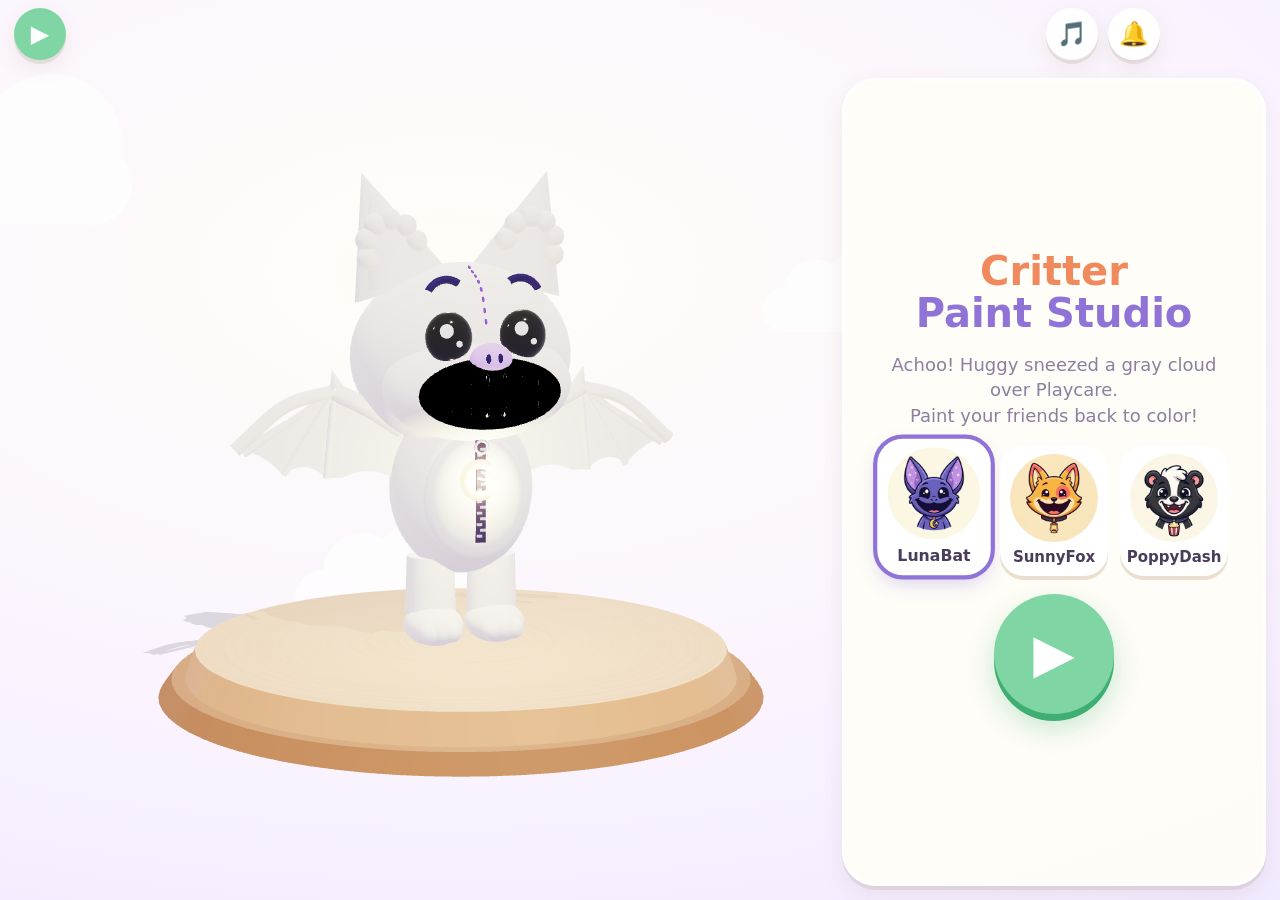
<file: index.html>
<!doctype html>
<html lang="en">
<head>
<meta charset="utf-8">
<meta name="viewport" content="width=device-width, initial-scale=1, maximum-scale=1, user-scalable=no, viewport-fit=cover">
<meta name="apple-mobile-web-app-capable" content="yes">
<meta name="mobile-web-app-capable" content="yes">
<meta name="apple-mobile-web-app-title" content="Critter Paint">
<meta name="theme-color" content="#FFFDF7">
<title>Critter Paint Studio</title>
<link rel="apple-touch-icon" href="icons/lunabat.jpg">
<link rel="stylesheet" href="css/style.css">
</head>
<body>
<div id="bg"><i class="cloud c1"></i><i class="cloud c2"></i><i class="cloud c3"></i><i class="star s1"></i><i class="star s2"></i><i class="star s3"></i></div>
<canvas id="scene"></canvas>

<header id="top">
  <div class="left">
    <button id="startBtn" class="round go" aria-label="Start">▶</button>
    <button id="pauseBtn" class="round studioOnly" aria-label="Pause">⏸</button>
    <button id="stopBtn" class="round studioOnly" aria-label="Stop">⏹</button>
    <span id="critterName" class="studioOnly"></span>
  </div>
  <div class="right">
    <button id="musicBtn" class="round" aria-label="Music">🎵</button>
    <button id="soundBtn" class="round" aria-label="Sound">🔔</button>
    <button id="doneBtn" class="studioOnly" aria-label="Done">✓</button>
  </div>
</header>

<aside id="tools" class="studioOnly">
  <div id="current" aria-label="Current tool"></div>
  <button id="fillBtn" class="tool sel" aria-label="Fill">🪣</button>
  <button id="brushBtn" class="tool" aria-label="Brush">🖌️</button>
  <button id="sizeBtn" class="tool" aria-label="Size">●</button>
  <button id="mirrorBtn" class="tool" aria-label="Mirror">🦋</button>
  <button id="undoBtn" class="tool dim" aria-label="Undo">↩️</button>
  <button id="hintBtn" class="tool" aria-label="Hint">💡</button>
  <button id="lightsBtn" class="tool" aria-label="Lights">🌙</button>
  <button id="diceBtn" class="tool dice" aria-label="Surprise me">🎲</button>
</aside>
<aside id="recent" class="studioOnly"></aside>

<div id="zoom" class="studioOnly">
  <button id="zoomIn" class="round" aria-label="Zoom in">＋</button>
  <button id="zoomOut" class="round" aria-label="Zoom out">－</button>
  <button id="resetBtn" class="round small" aria-label="Start over">🧽</button>
</div>

<nav id="picker" class="studioOnly"></nav>

<section id="drawer" class="studioOnly">
  <div id="tabs"></div>
  <div id="panel"></div>
</section>

<section id="title">
  <h1><span>Critter</span> Paint Studio</h1>
  <p class="story">Achoo! Huggy sneezed a gray cloud over Playcare.<br>Paint your friends back to color!</p>
  <div id="cards"></div>
  <button id="bigStart" aria-label="Start painting">▶</button>
</section>

<div id="bubble" class="hidden"></div>
<div id="toast" class="hidden"></div>
<div id="tapHint" class="hidden">👆</div>
<div id="pauseVeil" class="hidden"><button id="resumeBtn" aria-label="Resume">▶</button></div>

<script src="js/vendor/three.min.js"></script>
<script type="module" src="js/app.js"></script>
</body>
</html>
</file>
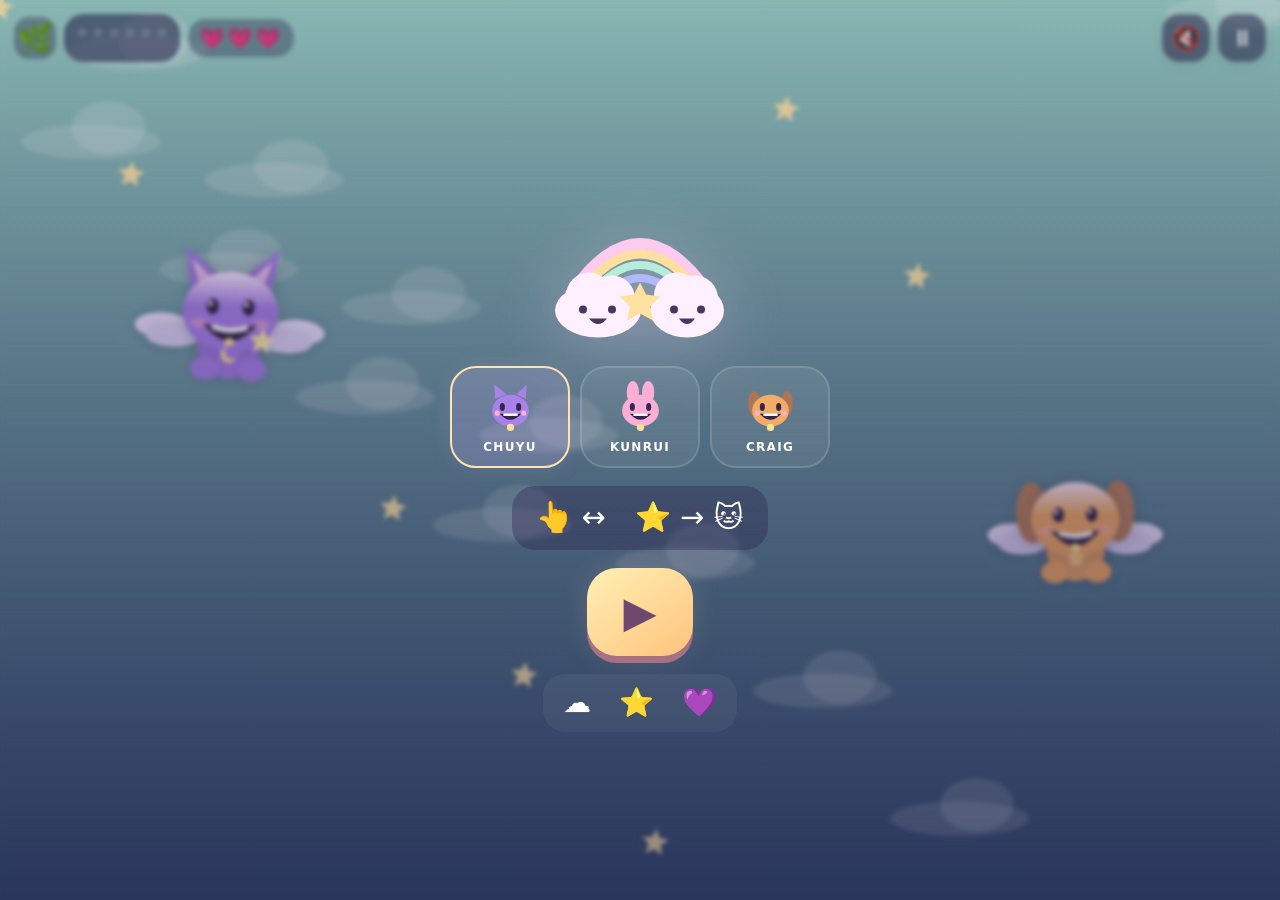
<file: cloud-studio/index.html>
<!doctype html><html lang="en"><head><meta charset="utf-8"><meta name="viewport" content="width=device-width,initial-scale=1,viewport-fit=cover"><meta name="theme-color" content="#211848"><title>CHUYU · Cloud Flight</title><style>
*{box-sizing:border-box}html,body{margin:0;width:100%;height:100%;overflow:hidden;background:#241945}body{font-family:ui-rounded,system-ui,sans-serif;user-select:none;-webkit-user-select:none;color:#fff}button{cursor:pointer;font:inherit;border:0;color:inherit;touch-action:manipulation;-webkit-tap-highlight-color:transparent}button:focus-visible{outline:4px solid #fff;outline-offset:4px}button:active{transform:scale(.94)}#game{width:100%;height:100%;display:block;touch-action:none}#top{position:absolute;top:max(14px,env(safe-area-inset-top));left:14px;right:14px;display:flex;justify-content:space-between;align-items:flex-start;pointer-events:none;z-index:3}.hud{display:flex;align-items:center;gap:8px;pointer-events:auto}.round{width:48px;height:48px;border-radius:17px;background:#2420448c;border:1px solid #ffffff32;font-size:23px;box-shadow:0 4px 15px #0001}.round.on{background:#9971bd99}.startrack{display:flex;flex-wrap:wrap;gap:4px;padding:12px;border-radius:20px;background:#221b448c;max-width:200px;min-height:48px}.pip{width:12px;height:12px;background:#fff3;clip-path:polygon(50% 0,63% 34%,100% 38%,72% 62%,82% 100%,50% 79%,18% 100%,28% 62%,0 38%,37% 34%)}.pip.on{background:#ffe186;filter:drop-shadow(0 0 5px #ffd0a5)}.life{font-size:21px;letter-spacing:2px;padding:7px 11px;border-radius:18px;background:#221b4459}.screen{position:absolute;inset:0;display:flex;flex-direction:column;align-items:center;justify-content:center;gap:18px;z-index:5;background:linear-gradient(#211a4322,#211a4377);backdrop-filter:blur(2px)}.screen.hidden{display:none}.titleArt{width:180px;height:130px;margin-top:50px;filter:drop-shadow(0 10px 35px #ffd5ff55)}.family{display:flex;gap:10px;justify-content:center;flex-wrap:wrap}.person{width:120px;height:102px;border-radius:26px;background:#ffffff12;border:2px solid #ffffff24;display:flex;flex-direction:column;align-items:center;justify-content:center;gap:8px;font-size:12px;font-weight:800;letter-spacing:1.3px}.person svg{width:51px;height:51px}.person.active{background:#d2b0ff32;border-color:#ffe4ad;box-shadow:0 0 22px #d8b6ff22}.play{width:106px;height:88px;border-radius:30px;background:linear-gradient(145deg,#fff0b5,#ffc37c);color:#6e486f;box-shadow:0 7px 0 #a97084,0 0 30px #ffe7b822;font-size:43px}.pictureGuide{display:flex;align-items:center;gap:16px;font-size:29px;background:#291d4855;padding:12px 24px;border-radius:23px}.hint{position:absolute;pointer-events:none;z-index:4;bottom:24%;left:50%;font-size:50px;transform:translateX(-50%);animation:swipe 2.3s infinite;filter:drop-shadow(0 0 15px #fff8)}.hint.hidden{display:none}#pulse{position:absolute;right:20px;bottom:max(25px,env(safe-area-inset-bottom));width:85px;height:85px;background:#ffc8e6;border:4px solid #ffe8f5;border-radius:50%;box-shadow:0 6px 0 #9c68a0,0 0 30px #ffade533;font-size:40px;z-index:3}#pulse.cool{opacity:.45;box-shadow:none}#pulse.hidden{display:none}#progressIcon{width:42px;height:42px;display:grid;place-items:center;font-size:30px;border-radius:15px;background:#221b4459}.award{font-size:56px;filter:drop-shadow(0 0 20px #ffd381);animation:pop .6s}.friends{display:flex;gap:10px}.friends svg{width:100px;height:100px}.trophyRow{display:flex;gap:10px;align-items:center;font-size:28px;background:#ffffff0c;border-radius:22px;padding:10px 20px}.pausePanel{display:flex;gap:20px}#pauseScreen{background:#251a47b8;backdrop-filter:blur(10px)}@keyframes swipe{0%,100%{transform:translate(-110%,0) rotate(-10deg)}50%{transform:translate(10%,-15px) rotate(10deg)}}@keyframes pop{from{transform:scale(.4)}to{transform:scale(1)}}@media(max-width:500px){.family{gap:7px}.person{width:96px;height:92px;font-size:10px}.titleArt{width:150px;height:110px;margin-top:35px}.startrack{max-width:126px;padding:10px;gap:3px}.pip{width:10px;height:10px}.life{font-size:18px;letter-spacing:0;padding:9px}.hud{gap:5px}.round{width:42px;height:42px;font-size:21px}.pictureGuide{font-size:26px;gap:12px}#pulse{width:73px;height:73px;font-size:34px;right:14px}.friends svg{width:80px;height:80px}}@media(max-height:540px){.screen{gap:10px}.titleArt{width:95px;height:65px;margin-top:8px}.person{height:69px;width:105px;gap:2px}.person svg{width:38px;height:38px}.play{width:90px;height:65px;font-size:33px}.pictureGuide{font-size:23px;padding:6px 18px}.friends svg{height:66px}.award{font-size:40px}}
</style></head><body><canvas id="game" aria-label="Drag your cloud friend to catch stars and rescue friends"></canvas><div id="top"><div class="hud"><div id="progressIcon">🌿</div><div id="stars" class="startrack"></div><div id="hearts" class="life"></div></div><div class="hud"><button id="sound" class="round" aria-label="Sound">🔇</button><button id="pause" class="round" aria-label="Pause">⏸</button></div></div><div id="title" class="screen"><svg class="titleArt" viewBox="0 0 180 125" aria-hidden="true"><path d="M20 75Q90-28 160 75" fill="none" stroke="#fdcbed" stroke-width="12"/><path d="M27 77Q90-10 153 77" fill="none" stroke="#ffdf9e" stroke-width="9"/><path d="M36 80Q90 9 144 80" fill="none" stroke="#b8eddc" stroke-width="8"/><path d="M45 86Q90 29 135 86" fill="none" stroke="#b0b9ff" stroke-width="8"/><g fill="#fff0ff"><ellipse cx="48" cy="90" rx="43" ry="27"/><circle cx="39" cy="75" r="23"/><circle cx="62" cy="78" r="23"/><ellipse cx="137" cy="90" rx="37" ry="27"/><circle cx="127" cy="75" r="23"/><circle cx="145" cy="78" r="23"/></g><g fill="#49375f"><circle cx="33" cy="89" r="4"/><circle cx="62" cy="89" r="4"/><path d="M39 98Q48 109 57 98"/><circle cx="124" cy="89" r="4"/><circle cx="151" cy="89" r="4"/><path d="M129 98Q137 109 145 98"/></g><path d="m90 62 6 12 14 2-10 10 3 14-13-7-13 7 3-14-10-10 14-2Z" fill="#ffe1a0"/></svg><div id="family" class="family"></div><div class="pictureGuide">👆 ↔️　⭐ → 🐱</div><button id="play" class="play" aria-label="Play">▶</button><div id="medals" class="trophyRow"></div></div><div id="pauseScreen" class="screen hidden"><div class="pausePanel"><button id="resume" class="play" aria-label="Resume">▶</button><button id="home" class="play" aria-label="Home">🏠</button></div></div><div id="winScreen" class="screen hidden"><div id="award" class="award">⭐ ⭐ ⭐</div><div id="friends" class="friends"></div><div id="reward" class="trophyRow"></div><button id="next" class="play" aria-label="Next adventure">▶</button></div><div id="hint" class="hint hidden">👆</div><button id="pulse" class="hidden" aria-label="Music magic">♫</button><script>
'use strict';const $=id=>document.getElementById(id),canvas=$('game'),ctx=canvas.getContext('2d');
const people=['CHUYU','KUNRUI','CRAIG'],palettes=['#a882e9','#fcaed7','#f3ac67'],animals=['cat','bunny','dog'];
const worlds=[{top:'#99cfc4',bottom:'#334f72',icon:'🌿',goal:6,objects:'garden'},{top:'#a8d6eb',bottom:'#6a79b6',icon:'☁️',goal:8,objects:'sky'},{top:'#bcbdeb',bottom:'#514580',icon:'❄️',goal:10,objects:'snow'},{top:'#6956a5',bottom:'#272155',icon:'🎤',goal:10,objects:'neon'},{top:'#51417c',bottom:'#262045',icon:'🌙',goal:12,objects:'moon'},{top:'#a455aa',bottom:'#34204e',icon:'👑',goal:12,objects:'party'}];
let W=1,H=1,S=1,mode='title',who=0,level=0,unlocked=0,stars=0,hearts=3,score=0,t=0,last=0,spawn=0,noteTimer=0,magicCD=0,pointer=false,invincible=0,guideTime=0,cage=null,boss=null,finishTimer=0,pausedFrom='play',sound=false,audio=null,musicClock=0;
let pickups=[],obstacles=[],notes=[],particles=[],decor=[],rescued=[];const player={x:0,y:0,tx:0,ty:0};
try{unlocked=Math.min(5,Math.max(0,Number(localStorage.getItem('chuyu-flight-unlocked'))||0));let a=JSON.parse(localStorage.getItem('chuyu-flight-friends')||'[]');if(Array.isArray(a))rescued=a.filter(x=>Number.isInteger(x)&&x>=0&&x<6)}catch(e){}
function svgFriend(i){const c=palettes[i%3],type=animals[i%3];let ear=type==='cat'?'<path d="m20 35-2-28 24 19M62 26 82 7l-2 28" fill="'+c+'"/>':type==='bunny'?'<ellipse cx="35" cy="22" rx="12" ry="22" fill="'+c+'"/><ellipse cx="65" cy="22" rx="12" ry="22" fill="'+c+'"/>':'<ellipse cx="18" cy="44" rx="12" ry="24" fill="#ad7456"/><ellipse cx="82" cy="44" rx="12" ry="24" fill="#ad7456"/>';return '<svg viewBox="0 0 100 100" aria-hidden="true">'+ear+'<ellipse cx="50" cy="58" rx="36" ry="31" fill="'+c+'"/><ellipse cx="34" cy="51" rx="5" ry="8" fill="#34264b"/><ellipse cx="66" cy="51" rx="5" ry="8" fill="#34264b"/><path d="M29 64Q50 88 71 64" fill="#34264b"/><path d="M36 66h28" stroke="#fff" stroke-width="5"/><circle cx="24" cy="63" r="5" fill="#ffb0cc"/><circle cx="76" cy="63" r="5" fill="#ffb0cc"/><circle cx="50" cy="91" r="7" fill="#ffe195"/></svg>'}
people.forEach((name,i)=>{let b=document.createElement('button');b.className='person'+(!i?' active':'');b.innerHTML=svgFriend(i)+'<span>'+name+'</span>';b.setAttribute('aria-label',name);b.onclick=()=>{who=i;Array.from($('family').children).forEach((b,j)=>b.classList.toggle('active',i===j));tone(500+i*120)};$('family').append(b)});
function resize(){const r=canvas.getBoundingClientRect(),oldW=W,oldH=H;W=r.width;H=r.height;S=Math.min(W/540,H/780,1.35);let d=Math.min(devicePixelRatio||1,2);canvas.width=W*d;canvas.height=H*d;ctx.setTransform(d,0,0,d,0,0);if(oldW>1){player.x*=W/oldW;player.tx*=W/oldW;player.y*=H/oldH;player.ty*=H/oldH;for(const a of [pickups,obstacles,notes,decor,particles])a.forEach(p=>{p.x*=W/oldW;p.y*=H/oldH});if(cage){cage.x*=W/oldW;cage.y*=H/oldH}}else{player.x=player.tx=W*.5;player.y=player.ty=H*.74}}
function ellipse(x,y,rx,ry,c){ctx.beginPath();ctx.ellipse(x,y,Math.max(.1,rx),Math.max(.1,ry),0,0,Math.PI*2);ctx.fillStyle=c;ctx.fill()}
function polygon(p,c){ctx.beginPath();p.forEach((q,i)=>i?ctx.lineTo(...q):ctx.moveTo(...q));ctx.closePath();ctx.fillStyle=c;ctx.fill()}
function star(x,y,r,c,rotation=0){ctx.save();ctx.translate(x,y);ctx.rotate(rotation);let ps=[];for(let i=0;i<10;i++){let a=i*Math.PI/5-Math.PI/2,rad=i%2?r*.46:r;ps.push([Math.cos(a)*rad,Math.sin(a)*rad])}polygon(ps,c);ctx.restore()}
function plush(x,y,r,id,wing=true){const c=palettes[id%3],a=animals[id%3];ctx.save();ctx.translate(x,y);ctx.scale(r/60,r/60);ctx.rotate(Math.sin(t*2+id)*.04);ctx.shadowColor='#22134633';ctx.shadowBlur=16;if(wing){ctx.save();ctx.rotate(Math.sin(t*8)*.05);ellipse(-67,14,28,13,'#eee5ff');ellipse(67,14,28,13,'#eee5ff');ellipse(-57,25,26,10,'#ded4f6');ellipse(57,25,26,10,'#ded4f6');ctx.restore()}if(a==='cat'){polygon([[-39,-17],[-47,-67],[-9,-36]],c);polygon([[9,-36],[47,-67],[39,-17]],c);polygon([[-33,-32],[-40,-55],[-18,-35]],'#ecc5ed');polygon([[18,-35],[40,-55],[33,-32]],'#ecc5ed')}else if(a==='bunny'){ellipse(-24,-59,14,37,c);ellipse(24,-62,14,40,c);ellipse(-24,-62,6,25,'#f7d0eb');ellipse(24,-65,6,27,'#f7d0eb')}else{ellipse(-47,-11,17,33,'#be855e');ellipse(47,-11,17,33,'#be855e')}
let g=ctx.createLinearGradient(0,-45,0,60);g.addColorStop(0,'#fff0ff');g.addColorStop(.35,c);g.addColorStop(1,c);ellipse(0,27,32,37,c);ellipse(-23,54,15,12,c);ellipse(23,54,15,12,c);ellipse(0,-3,48,40,g);ctx.shadowBlur=0;let blink=Math.sin(t*.9+id)>.995;ellipse(-18,-8,6,blink?1.5:8,'#342644');ellipse(18,-8,6,blink?1.5:8,'#342644');if(!blink){ellipse(-20,-11,2,2.5,'#fff');ellipse(16,-11,2,2.5,'#fff')}ellipse(-31,9,9,5,'#ffb2cb77');ellipse(31,9,9,5,'#ffb2cb77');ctx.beginPath();ctx.moveTo(-27,9);ctx.quadraticCurveTo(0,43,27,9);ctx.quadraticCurveTo(0,18,-27,9);ctx.fillStyle='#32233f';ctx.fill();ctx.beginPath();ctx.moveTo(-18,12);ctx.quadraticCurveTo(0,19,18,12);ctx.strokeStyle='white';ctx.lineWidth=5;ctx.stroke();ellipse(0,28,5,5,'#ffe092');if(a==='cat'){ellipse(0,40,8,8,'#ffe0a1');ellipse(3,37,7,7,c)}else if(a==='dog'){star(0,40,10,'#ffe0a1');ellipse(0,40,5,5,'#ffc978')}else{polygon([[-3,32],[5,32],[0,39],[6,39],[-3,49],[-1,40],[-7,40]],'#ffe0a1')}ctx.restore()}
function demon(x,y,r,phase){ctx.save();ctx.translate(x,y);ctx.rotate(Math.sin(t*3+phase)*.1);ctx.shadowColor='#b683e855';ctx.shadowBlur=20;polygon([[-r*.6,-r*.4],[-r*.7,-r*1.1],[-r*.2,-r*.65]],'#ffc9ed');polygon([[r*.2,-r*.65],[r*.7,-r*1.1],[r*.6,-r*.4]],'#ffc9ed');ellipse(0,0,r,r*.86,'#7e62ac');ctx.shadowBlur=0;ellipse(-r*.32,-r*.07,r*.12,r*.16,'#fff4bf');ellipse(r*.32,-r*.07,r*.12,r*.16,'#fff4bf');ctx.beginPath();ctx.arc(0,r*.04,r*.4,0,Math.PI);ctx.strokeStyle='#36234c';ctx.lineWidth=3;ctx.stroke();ctx.restore()}
function burst(x,y,c,n=15){for(let i=0;i<n;i++)particles.push({x,y,vx:(Math.random()-.5)*180*S,vy:(Math.random()-.5)*180*S,life:1,c,r:(3+Math.random()*5)*S})}
function tone(f,len=.13){if(!sound||!audio)return;let o=audio.createOscillator(),g=audio.createGain();o.type='sine';o.frequency.value=f;g.gain.setValueAtTime(.0001,audio.currentTime);g.gain.exponentialRampToValueAtTime(.07,audio.currentTime+.01);g.gain.exponentialRampToValueAtTime(.0001,audio.currentTime+len);o.connect(g);g.connect(audio.destination);o.start();o.stop(audio.currentTime+len+.03)}
function updateHUD(){let goal=worlds[level].goal;$('stars').innerHTML=Array.from({length:goal},(_,i)=>'<i class="pip '+(i<stars?'on':'')+'"></i>').join('');$('hearts').textContent='💗'.repeat(hearts)+'♡'.repeat(3-hearts);$('progressIcon').textContent=worlds[level].icon;$('pulse').classList.toggle('cool',magicCD>0);$('pulse').disabled=magicCD>0||mode!=='play';$('medals').textContent=rescued.length?rescued.map(i=>worlds[i].icon).join(' '):'☁️　⭐　💜'}
function start(n=unlocked){level=Math.max(0,Math.min(5,n));mode='play';stars=0;hearts=3;score=0;spawn=0;noteTimer=0;magicCD=0;invincible=2;pickups=[];obstacles=[];notes=[];particles=[];cage=null;boss=null;finishTimer=0;guideTime=4;player.x=player.tx=W*.5;player.y=player.ty=H*.73;['title','winScreen','pauseScreen'].forEach(id=>$(id).classList.add('hidden'));$('pulse').classList.remove('hidden');$('hint').classList.remove('hidden');updateHUD();tone(600);}
function magic(){if(mode!=='play'||magicCD>0)return;magicCD=4;burst(player.x,player.y,'#ffd7ef',35);obstacles.forEach(o=>{burst(o.x,o.y,'#debfff',10);if(Math.random()>.25)pickups.push({x:o.x,y:o.y,r:17*S,speed:45*S,phase:Math.random()*6})});obstacles=[];if(boss){boss.hp=Math.max(0,boss.hp-2);burst(boss.x,boss.y,'#ffe5aa',25)}tone(800,.25);updateHUD()}
function position(e){let r=canvas.getBoundingClientRect();return{x:e.clientX-r.left,y:e.clientY-r.top}}
function moveTo(x,y){player.tx=Math.max(40*S,Math.min(W-40*S,x));player.ty=Math.max(100*S,Math.min(H-65*S,y));guideTime=0;$('hint').classList.add('hidden')}
canvas.onpointerdown=e=>{if(mode!=='play')return;pointer=true;canvas.setPointerCapture(e.pointerId);const p=position(e);moveTo(p.x,p.y)};canvas.onpointermove=e=>{if(mode!=='play'||!pointer)return;let p=position(e);moveTo(p.x,p.y)};canvas.onpointerup=canvas.onpointercancel=()=>pointer=false;
const keys=new Set();document.addEventListener('keydown',e=>{if(['ArrowLeft','ArrowRight','ArrowUp','ArrowDown',' '].includes(e.key)){e.preventDefault();keys.add(e.key);if(e.key===' ')magic()}if(e.key==='Escape'){if(mode==='play')pause();else if(mode==='pause')resume()}});document.addEventListener('keyup',e=>keys.delete(e.key));
function pause(){if(mode!=='play')return;pausedFrom=mode;mode='pause';pointer=false;$('pauseScreen').classList.remove('hidden')}
function resume(){if(mode!=='pause')return;mode=pausedFrom;$('pauseScreen').classList.add('hidden')}
$('play').onclick=()=>start();$('pulse').onclick=magic;$('pause').onclick=pause;$('resume').onclick=resume;$('home').onclick=()=>{mode='title';$('pauseScreen').classList.add('hidden');$('title').classList.remove('hidden');$('pulse').classList.add('hidden');$('hint').classList.add('hidden');updateHUD()};$('next').onclick=()=>start(level===5?0:level+1);
$('sound').onclick=()=>{try{sound=!sound;if(sound){audio=audio||new(window.AudioContext||window.webkitAudioContext)();audio.resume()}$('sound').textContent=sound?'🎵':'🔇'}catch(e){sound=false}};
document.addEventListener('visibilitychange',()=>{if(document.hidden&&mode==='play')pause()});
function goalReached(){if(stars<worlds[level].goal||cage||boss)return;if(level===5)boss={x:W*.5,y:H*.2,hp:8,fire:0};else cage={x:W*.5,y:-100*S,target:H*.3,age:0};}
function win(){if(mode!=='play')return;mode='rescue';finishTimer=0;burst(player.x,player.y,'#ffdea1',40);obstacles=[];if(!rescued.includes(level))rescued.push(level);unlocked=Math.max(unlocked,Math.min(5,level+1));try{localStorage.setItem('chuyu-flight-unlocked',String(unlocked));localStorage.setItem('chuyu-flight-friends',JSON.stringify(rescued))}catch(e){}[520,650,780].forEach((n,i)=>setTimeout(()=>tone(n,.2),i*130));}
function hurt(){if(invincible>0)return;hearts--;invincible=2.2;burst(player.x,player.y,'#ffb5d9',18);tone(200);if(hearts<=0){hearts=3;stars=Math.max(0,stars-2);invincible=4;obstacles=[];burst(player.x,player.y,'#c8eeff',35)}updateHUD()}
function distance(a,b){return Math.hypot(a.x-b.x,a.y-b.y)}
function update(dt){if(mode==='rescue'){finishTimer+=dt;player.x+=(W*.5-player.x)*dt*3;player.y+=(H*.48-player.y)*dt*3;if(finishTimer>1.7){mode='win';$('award').textContent=level===5?'👑 🏆 👑':'⭐ ⭐ ⭐';$('friends').innerHTML=svgFriend(who)+svgFriend((level+1)%3);$('reward').textContent=worlds[level].icon+'　💖　'+(level===5?'🎤':'🪽');$('winScreen').classList.remove('hidden');$('pulse').classList.add('hidden');updateHUD()}return}if(mode!=='play')return;
if(keys.size){let v=300*S;moveTo(player.tx+((keys.has('ArrowRight')?1:0)-(keys.has('ArrowLeft')?1:0))*v*dt,player.ty+((keys.has('ArrowDown')?1:0)-(keys.has('ArrowUp')?1:0))*v*dt)}
player.x+=(player.tx-player.x)*Math.min(1,dt*11);player.y+=(player.ty-player.y)*Math.min(1,dt*11);invincible=Math.max(0,invincible-dt);let oldCD=magicCD;magicCD=Math.max(0,magicCD-dt);if(oldCD>0&&magicCD===0)updateHUD();guideTime-=dt;if(guideTime<=0)$('hint').classList.add('hidden');
spawn+=dt;noteTimer+=dt;if(noteTimer>.65){noteTimer=0;notes.push({x:player.x,y:player.y-32*S,r:10*S})}if(spawn>1.05&&!cage&&!boss){spawn=0;let lanes=[.2,.38,.5,.62,.8];let x=W*lanes[Math.floor(Math.random()*lanes.length)];pickups.push({x,y:-25*S,r:17*S,speed:(66+level*5)*S,phase:Math.random()*6});if(Math.random()<.3+level*.055){let ox=Math.max(35*S,Math.min(W-35*S,x+(Math.random()<.5?-1:1)*W*.25));obstacles.push({x:ox,y:-60*S,r:24*S,speed:(56+level*5)*S,phase:Math.random()*6,kind:Math.random()<.65?'demon':'cloud'})}}
notes.forEach(n=>n.y-=280*S*dt);notes=notes.filter(n=>n.y>-35*S&&!n.dead);pickups.forEach(p=>{p.y+=p.speed*dt;if(distance(p,player)<82*S){p.x+=(player.x-p.x)*dt*4;p.y+=(player.y-p.y)*dt*4}if(distance(p,player)<49*S){p.dead=true;stars=Math.min(worlds[level].goal,stars+1);score++;burst(p.x,p.y,'#ffe4a6',10);tone(660+(score%4)*80);if(score%4===0)hearts=Math.min(3,hearts+1);updateHUD();goalReached()}});pickups=pickups.filter(p=>!p.dead&&p.y<H+50*S);
obstacles.forEach(o=>{o.y+=o.speed*dt;o.x+=Math.sin(t*1.3+o.phase)*10*S*dt;for(const n of notes)if(!n.dead&&distance(n,o)<o.r+12*S){n.dead=true;o.dead=true;burst(o.x,o.y,'#dfb9ff',14);if(Math.random()>.45)pickups.push({x:o.x,y:o.y,r:17*S,speed:45*S,phase:o.phase});break}if(!o.dead&&distance(o,player)<o.r+23*S){o.dead=true;hurt()}});obstacles=obstacles.filter(o=>!o.dead&&o.y<H+60*S);
if(cage){cage.age+=dt;cage.y+=(cage.target-cage.y)*Math.min(1,dt*1.8);if(distance(cage,player)<80*S)win()}
if(boss){boss.x=W*.5+Math.sin(t*.65)*W*.23;boss.fire+=dt;for(const n of notes){if(!n.dead&&distance(n,boss)<70*S){n.dead=true;boss.hp--;burst(boss.x,boss.y,'#ffd69a',12)}}if(boss.hp<=0){boss=null;cage={x:W*.5,y:H*.23,target:H*.34,age:0}}else if(boss.fire>2.5){boss.fire=0;obstacles.push({x:boss.x,y:boss.y+65*S,r:23*S,speed:80*S,phase:t,kind:'demon'})}}
if(sound){musicClock+=dt;if(musicClock>.6){musicClock=0;const melody=[0,4,7,12,7,4,2,7];tone(220*2**(melody[Math.floor(t*1.6)%8]/12),.09)}}}
function background(){let w=worlds[mode==='title'?0:level],g=ctx.createLinearGradient(0,0,0,H);g.addColorStop(0,w.top);g.addColorStop(1,w.bottom);ctx.fillStyle=g;ctx.fillRect(0,0,W,H);ctx.save();ctx.globalAlpha=.18;for(let i=0;i<14;i++){let x=((i*137.1)%W),y=((i*127.7+t*(mode==='play'?18:5)*S)%(H+160))-80;ellipse(x,y,60*S,15*S,'#fff');ellipse(x+15*S,y-12*S,32*S,23*S,'#fff')}ctx.restore();if(w.objects==='neon'||w.objects==='party'){ctx.strokeStyle='#f8baff25';ctx.lineWidth=2;for(let i=0;i<8;i++){ctx.beginPath();ctx.moveTo(W*.5,H*.15);ctx.lineTo(W*(i-1)/5,H);ctx.stroke()}ctx.font=26*S+'px serif';ctx.fillStyle='#ffd9ff88';for(let i=0;i<8;i++)ctx.fillText('♪',((i*177)%W),((i*97+t*18*S)%H))}if(w.objects==='moon'){ellipse(W*.82,H*.18,40*S,40*S,'#ffdeba88');ellipse(W*.85,H*.16,36*S,36*S,w.top)}if(w.objects==='snow'){for(let i=0;i<35;i++)ellipse((i*129)%W,(i*91+t*24*S)%H,2*S,2*S,'#fff8')}if(mode==='title'){plush(W*.18,H*.35,52*S,0);plush(W*.84,H*.58,48*S,2);for(let i=0;i<8;i++)star((i*131)%W,(i*167+t*8*S)%H,12*S,'#ffe9aa',t*.15)}}
function draw(){background();if(['play','pause','rescue','win'].includes(mode)){pickups.forEach(p=>{ctx.shadowColor='#ffe4a1';ctx.shadowBlur=15;star(p.x+Math.sin(t*2+p.phase)*4*S,p.y,p.r,'#ffe09a',Math.sin(t+p.phase)*.1);ctx.shadowBlur=0;ellipse(p.x-4*S,p.y-4*S,3*S,3*S,'#fff6')});obstacles.forEach(o=>{if(o.kind==='demon')demon(o.x,o.y,o.r,o.phase);else{ellipse(o.x,o.y,o.r*1.4,o.r,'#657397');ellipse(o.x-9*S,o.y-10*S,o.r*.9,o.r*.8,'#6e7a9f');ctx.font=25*S+'px serif';ctx.fillStyle='#f4cbff';ctx.fillText('ϟ',o.x-8*S,o.y+7*S)}});notes.forEach(n=>{ctx.fillStyle='#ffd1f6';ctx.shadowColor='#ffcefa';ctx.shadowBlur=12;ctx.font=29*S+'px serif';ctx.fillText('♪',n.x-8*S,n.y);ctx.shadowBlur=0});if(boss){demon(boss.x,boss.y,60*S,1);ctx.fillStyle='#3b234d';ctx.fillRect(boss.x-46*S,boss.y+63*S,92*S,8*S);ctx.fillStyle='#ffcbdc';ctx.fillRect(boss.x-46*S,boss.y+63*S,92*S*Math.max(boss.hp,0)/8,8*S)}if(cage){plush(cage.x,cage.y,43*S,(level+1)%3,false);if(mode!=='rescue'&&mode!=='win'){ctx.save();ctx.strokeStyle='#ffe5b4';ctx.lineWidth=4*S;ctx.beginPath();ctx.roundRect(cage.x-56*S,cage.y-70*S,112*S,130*S,18*S);ctx.stroke();for(let i=-1;i<=1;i++){ctx.beginPath();ctx.moveTo(cage.x+i*27*S,cage.y-65*S);ctx.lineTo(cage.x+i*27*S,cage.y+56*S);ctx.stroke()}ctx.restore();ctx.font=26*S+'px serif';ctx.fillStyle='#fff';ctx.fillText('💖',cage.x-16*S,cage.y-82*S);ctx.font=36*S+'px serif';ctx.fillText('👆',cage.x-19*S,cage.y+103*S)}}ctx.save();if(invincible>0){ctx.strokeStyle='#d5f3ff88';ctx.lineWidth=3;ctx.beginPath();ctx.arc(player.x,player.y,62*S,0,Math.PI*2);ctx.stroke();if(invincible<2&&Math.sin(t*18)>0)ctx.globalAlpha=.65}plush(player.x,player.y,49*S,who);ctx.restore();if(mode==='rescue'){plush(W*.5+Math.sin(t*3)*80*S,H*.45,39*S,(level+1)%3);ctx.font=45*S+'px serif';ctx.fillText('💖',W*.5-24*S,H*.3)}}particles.forEach(p=>{ctx.globalAlpha=p.life;star(p.x,p.y,p.r,p.c,t)});ctx.globalAlpha=1;}
function frame(ms){let dt=last?Math.min((ms-last)/1000,.045):0;last=ms;if(mode!=='pause'){t+=dt;update(dt);particles.forEach(p=>{p.x+=p.vx*dt;p.y+=p.vy*dt;p.vy+=45*S*dt;p.life-=dt*.8});particles=particles.filter(p=>p.life>0)}draw();requestAnimationFrame(frame)}
window.addEventListener('resize',resize);resize();updateHUD();requestAnimationFrame(frame);
</script></body></html>
</file>
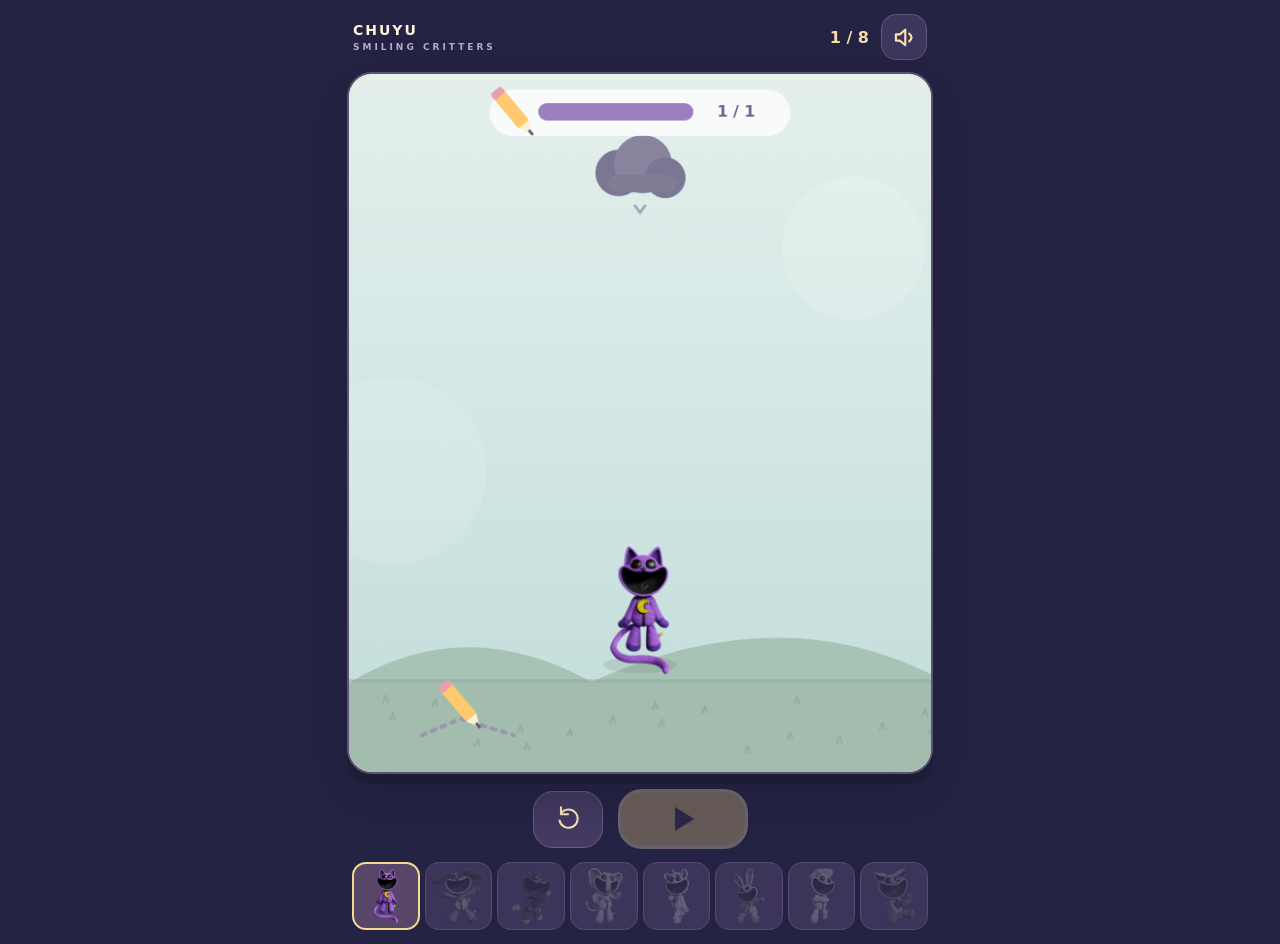
<file: star-rescue/index.html>
<!doctype html><html lang="zh-CN"><head><meta charset="utf-8"><meta name="viewport" content="width=device-width,initial-scale=1,viewport-fit=cover"><meta name="theme-color" content="#252343"><title>CHUYU · Draw & Protect</title><style>
*{box-sizing:border-box;-webkit-tap-highlight-color:transparent}html,body{margin:0;min-height:100%;background:#252343;color:#fff4dc;font-family:ui-rounded,system-ui,sans-serif}body{overscroll-behavior:none}button{cursor:pointer;font:inherit;touch-action:manipulation;border:0}button:focus-visible{outline:4px solid #ffe391;outline-offset:3px}#app{width:min(100%,610px);margin:auto;padding:12px 12px max(14px,env(safe-area-inset-bottom))}header{display:flex;align-items:center;gap:12px;padding:2px 6px 12px}.wordmark{flex:1;font-weight:850;letter-spacing:2px;font-size:14px}.wordmark small{display:block;font-size:9px;letter-spacing:3px;color:#b6acd0;margin-top:4px}#level{font-size:16px;font-weight:700;color:#f7dca3}.tool{width:46px;height:46px;display:grid;place-items:center;background:#3d375d;color:#fce4b0;border-radius:15px;border:1px solid #625680}.tool svg{width:25px;height:25px;stroke:currentColor;stroke-width:2.7;fill:none;stroke-linecap:round;stroke-linejoin:round}#stage{position:relative;border-radius:25px;overflow:hidden;box-shadow:0 10px 0 #15152b55,0 18px 50px #15152b55;border:2px solid #5c5375;background:#d6e6de}canvas{display:block;width:100%;aspect-ratio:5/6;touch-action:none;cursor:crosshair}#controls{display:flex;justify-content:center;align-items:center;gap:15px;margin:15px 0 13px}#reset{width:70px;height:57px;border-radius:20px;background:#443a62;color:#fce4ba;border:1px solid #695d85}#reset svg{width:28px;height:28px;stroke:currentColor;stroke-width:3;fill:none;stroke-linecap:round;stroke-linejoin:round}#action{width:130px;height:60px;border:3px solid #fff1cd;border-radius:24px;display:grid;place-items:center;background:#f9d887;color:#47315d;box-shadow:0 5px 0 #aa8551;transition:opacity .2s}#action:disabled{opacity:.3;cursor:default;box-shadow:none}#action svg{width:32px;height:32px;fill:currentColor}#stickers{display:flex;gap:5px;justify-content:center;padding:0 5px}#stickers button{padding:5px 2px;background:#3c3559;border-radius:14px;width:12%;height:68px;border:1px solid #574971}#stickers img{width:100%;height:100%;object-fit:contain;opacity:.25;filter:grayscale(1);pointer-events:none}#stickers button.done img{opacity:1;filter:none}#stickers button.current{border:2px solid #f5d991;background:#574668}#stickers button.current img{opacity:1;filter:none}.overlay{position:absolute;inset:0;background:#26233bbc;backdrop-filter:blur(7px);display:flex;flex-direction:column;align-items:center;justify-content:center;z-index:3}.overlay[hidden]{display:none}#resultArt{width:45%;height:38%;object-fit:contain;filter:drop-shadow(0 14px 8px #0002)}#resultSymbol{width:68px;height:68px;margin:10px 0 18px;color:#ffe19b}#resultSymbol svg{width:100%;height:100%;stroke:currentColor;stroke-width:5;fill:none;stroke-linecap:round;stroke-linejoin:round}#resultButtons{display:flex;gap:20px}#resultButtons button{width:92px;height:72px;border-radius:24px;background:#f7d68e;color:#493a65;border:3px solid #fff4d8;box-shadow:0 5px 0 #ac8b58}#resultButtons svg{width:35px;height:35px;stroke:currentColor;stroke-width:3;fill:none;stroke-linecap:round;stroke-linejoin:round}#next svg{fill:currentColor;stroke:none}#collection{display:none;grid-template-columns:repeat(4,1fr);gap:16px;width:90%;margin-bottom:30px}#collection img{width:100%;height:110px;object-fit:contain;animation:hop .7s ease-in-out infinite alternate}#resultArt.happy{animation:hop .7s ease-in-out infinite alternate}@keyframes hop{to{transform:translateY(-12px) rotate(4deg)}}@media(max-height:780px) and (min-width:550px){#app{width:480px}#stickers button{height:52px}#controls{margin:10px}header{padding-bottom:8px}}@media(max-width:380px){#app{padding:8px}header{padding-bottom:8px}#stickers button{height:55px}}@media(prefers-reduced-motion:reduce){#collection img,#resultArt.happy{animation:none}}
</style></head><body><main id="app"><header><div class="wordmark">CHUYU<small>SMILING CRITTERS</small></div><span id="level">1 / 8</span><button class="tool" id="sound" aria-label="关闭声音"><svg viewBox="0 0 32 32"><path d="M5 12H10L17 6V26L10 20H5Z M22 11Q28 16 22 21"/></svg></button></header><section id="stage"><canvas id="game" width="600" height="720" aria-label="只有一笔，墨水有限。画完按播放，保护六秒。被击中即失败。"></canvas><div id="result" class="overlay" hidden><div id="collection"></div><img id="resultArt" alt=""><div id="resultSymbol"></div><div id="resultButtons"><button id="retry" aria-label="重新画"><svg viewBox="0 0 40 40"><path d="M10 15A13 13 0 1 1 8 25M10 6V16H20"/></svg></button><button id="next" aria-label="下一关"><svg viewBox="0 0 40 40"><path d="M10 5L34 20 10 35Z"/></svg></button></div></div></section><div id="controls"><button id="reset" aria-label="清除画线重新画"><svg viewBox="0 0 40 40"><path d="M10 15A13 13 0 1 1 8 25M10 6V16H20"/></svg></button><button id="action" disabled aria-label="开始保护"><svg viewBox="0 0 40 40"><path d="M10 5L34 20 10 35Z"/></svg></button></div><nav id="stickers" aria-label="选择关卡"></nav></main>
<script>
'use strict';
const ASSETS={"hoppy": "[data-uri]", "picky": "[data-uri]", "kickin": "[data-uri]", "bobby": "[data-uri]", "dogday": "[data-uri]", "catnap": "[data-uri]", "bubba": "[data-uri]", "crafty": "[data-uri]"};
const IDS=['catnap','dogday','bobby','bubba','crafty','hoppy','kickin','picky'];
const NAMES=['CatNap','DogDay','Bobby BearHug','Bubba Bubbaphant','CraftyCorn','Hoppy Hopscotch','KickinChicken','PickyPiggy'];
// Lines are stationary magic walls. Hazards use continuous substeps and capsule collisions.
const LEVELS=[
 {id:0,cx:300,cy:553,sky:0,sources:[{x:300,y:100,vx:0,vy:60,g:390,spread:42}],terrain:[],interval:.65},
 {id:1,cx:395,cy:553,sky:1,sources:[{x:48,y:540,vx:210,vy:0,g:8,spread:0}],terrain:[{x:40,y:598,w:140,h:22}],interval:.65},
 {id:2,cx:205,cy:553,sky:2,sources:[{x:552,y:536,vx:-210,vy:0,g:12,spread:0}],terrain:[{x:420,y:598,w:140,h:22}],interval:.65},
 {id:3,cx:300,cy:553,sky:0,sources:[{x:230,y:105,vx:42,vy:45,g:350,spread:24},{x:370,y:105,vx:-42,vy:45,g:350,spread:24}],terrain:[{x:45,y:365,w:95,h:20},{x:460,y:365,w:95,h:20}],interval:.95},
 {id:4,cx:300,cy:553,sky:2,sources:[{x:65,y:285,vx:115,vy:15,g:130,spread:0},{x:535,y:285,vx:-115,vy:15,g:130,spread:0}],terrain:[{x:20,y:400,w:65,h:22},{x:515,y:400,w:65,h:22}],interval:.95},
 {id:5,cx:365,cy:553,sky:1,sources:[{x:365,y:100,vx:0,vy:50,g:360,spread:40},{x:48,y:548,vx:180,vy:0,g:4,spread:0}],terrain:[{x:65,y:350,w:110,h:22}],interval:1},
 {id:6,cx:300,cy:553,sky:0,sources:[{x:48,y:542,vx:190,vy:0,g:6,spread:0},{x:552,y:542,vx:-190,vy:0,g:6,spread:0}],terrain:[{x:210,y:325,w:180,h:22}],interval:1},
 {id:7,cx:270,cy:553,sky:2,sources:[{x:260,y:105,vx:0,vy:50,g:370,spread:60},{x:552,y:540,vx:-185,vy:0,g:6,spread:0}],terrain:[{x:40,y:330,w:115,h:22},{x:435,y:375,w:115,h:22}],interval:1}
];
function nearest(px,py,a,b){let dx=b.x-a.x,dy=b.y-a.y,l=dx*dx+dy*dy,t=l?Math.max(0,Math.min(1,((px-a.x)*dx+(py-a.y)*dy)/l)):0;return{x:a.x+t*dx,y:a.y+t*dy}}
function distanceToSegment(x,y,a,b){let q=nearest(x,y,a,b);return Math.hypot(x-q.x,y-q.y)}
class World{
 constructor(index,random=Math.random){this.index=index;this.level=LEVELS[index];this.random=random;this.lines=[];this.balls=[];this.state='draw';this.time=0;this.nextSpawn=0;this.hits=0;this.blocks=0;this.invincible=0;this.impacts=[];this.count=0;this.breaks=0;this.debris=[];this.breach=null;this.inkMax=[350,260,260,400,520,490,520,490][index];this.ink=this.inkMax;this.strokeActive=false;this.strokeUsed=false}
 legal(a,b){let l=this.level;if(distanceToSegment(l.cx,l.cy-5,a,b)<53)return false;return !l.sources.some(s=>distanceToSegment(s.x,s.y,a,b)<39)}
 beginStroke(){if(this.state!=='draw'||this.strokeUsed||this.strokeActive||this.ink<2)return false;this.strokeActive=true;return true}
 endStroke(){this.strokeActive=false;if(this.lines.length)this.strokeUsed=true}
 add(a,b){if(this.state!=='draw'||!this.strokeActive||this.strokeUsed||this.ink<2)return false;let length=Math.hypot(a.x-b.x,a.y-b.y);if(this.lines.length>=1100||length<2)return false;if(length>this.ink){let t=this.ink/length;b={x:a.x+(b.x-a.x)*t,y:a.y+(b.y-a.y)*t};length=this.ink}this.ink=Math.max(0,this.ink-length);if(!this.legal(a,b))return false;let n=Math.ceil(length/9),dx=(b.x-a.x)/length,dy=(b.y-a.y)/length;
 for(let i=0;i<n;i++){let u={x:a.x+(b.x-a.x)*i/n,y:a.y+(b.y-a.y)*i/n},v={x:a.x+(b.x-a.x)*(i+1)/n,y:a.y+(b.y-a.y)*(i+1)/n},mx=(u.x+v.x)/2,my=(u.y+v.y)/2;
 let existing=this.lines.find(z=>{let zx=z.b.x-z.a.x,zy=z.b.y-z.a.y,l=Math.hypot(zx,zy)||1;return z.hp>0&&Math.abs((zx*dx+zy*dy)/l)>.8&&distanceToSegment(mx,my,z.a,z.b)<5});
 if(existing)existing.hp=4;else this.lines.push({a:u,b:v,hp:4});}return true}
 damage(q,a,z,amount){let len=Math.hypot(z.x-a.x,z.y-a.y)||1,tx=(z.x-a.x)/len,ty=(z.y-a.y)/len,broken=false;
 for(let wall of this.lines){let mx=(wall.a.x+wall.b.x)/2-q.x,my=(wall.a.y+wall.b.y)/2-q.y;
 if(wall.hp>0&&Math.abs(mx*tx+my*ty)<66&&Math.abs(-mx*ty+my*tx)<12){wall.hp=Math.max(0,wall.hp-amount);if(wall.hp===0){broken=true;this.debris.push({x:mx+q.x,y:my+q.y,vx:(this.random()-.5)*100,vy:-30,life:1.2})}}}
 if(broken){this.breaks++;this.breach={x:q.x,y:q.y,life:2.4};}}
 launch(){if(this.state!=='draw'||this.strokeActive||!this.strokeUsed||!this.lines.length)return false;this.state='run';return true}
 spawn(){let l=this.level;for(let s of l.sources){let x=s.x+(this.random()-.5)*2*s.spread;let heavy=this.index>=2&&this.count%4===3;this.count++;this.balls.push({x,y:s.y+(s.vx!==0?(this.count%2? -16:12):0),vx:s.vx,vy:s.vy,g:s.g,r:heavy?17:12,heavy,age:0,kind:s.vx===0?'rock':'ball',seed:this.random()*6,mark:-1,lastHit:-10})}}
 collide(b,a,z,key){let q=nearest(b.x,b.y,a,z),dx=b.x-q.x,dy=b.y-q.y,d=Math.hypot(dx,dy),r=b.r+7;if(d>=r)return;let nx,ny;if(d>.001){nx=dx/d;ny=dy/d}else{let len=Math.hypot(z.x-a.x,z.y-a.y)||1;nx=-(z.y-a.y)/len;ny=(z.x-a.x)/len;if(b.vx*nx+b.vy*ny>0){nx=-nx;ny=-ny}}b.x=q.x+nx*(r+.1);b.y=q.y+ny*(r+.1);let incoming=Math.hypot(b.vx,b.vy),speed=b.vx*nx+b.vy*ny;if(speed<0){b.vx-=1.48*speed*nx;b.vy-=1.48*speed*ny;b.vx*=.97;b.vy*=.97;if(key>=0&&this.time-b.lastHit>.22&&Math.abs(speed)>45){this.blocks++;this.impacts.push({x:q.x,y:q.y,life:.4});b.lastHit=this.time;if(!b.spentForce){this.damage(q,a,z,(b.heavy?2:1)*(Math.abs(speed)/Math.max(1,incoming)<.84?.5:1));b.spentForce=true}}}}
 tick(dt){if(this.state!=='run')return;this.time+=dt;this.invincible=Math.max(0,this.invincible-dt);this.impacts.forEach(p=>p.life-=dt);this.impacts=this.impacts.filter(p=>p.life>0);this.debris.forEach(p=>{p.x+=p.vx*dt;p.y+=p.vy*dt;p.vy+=330*dt;p.life-=dt});this.debris=this.debris.filter(p=>p.life>0);if(this.breach)this.breach.life-=dt;if(this.time>=this.nextSpawn&&this.time<4.35){this.spawn();this.nextSpawn+=this.level.interval}
 for(let b of this.balls){b.age+=dt;b.vy+=b.g*dt;b.x+=b.vx*dt;b.y+=b.vy*dt;
 for(let i=0;i<this.lines.length;i++)if(this.lines[i].hp>0)this.collide(b,this.lines[i].a,this.lines[i].b,i);
 for(let t of this.level.terrain){this.collide(b,{x:t.x,y:t.y},{x:t.x+t.w,y:t.y},-2);this.collide(b,{x:t.x,y:t.y},{x:t.x,y:t.y+t.h},-2);this.collide(b,{x:t.x+t.w,y:t.y},{x:t.x+t.w,y:t.y+t.h},-2)}
 if(b.y>624-b.r&&b.x>0&&b.x<600){b.y=624-b.r;b.vy=-Math.abs(b.vy)*.32;b.vx*=.985;if(Math.abs(b.vx)<20)b.vx+=(b.x<this.level.cx?-1:1)*10}
 let l=this.level,dx=(b.x-l.cx)/29,dy=(b.y-(l.cy-2))/48;if(dx*dx+dy*dy<1){b.dead=true;if(this.invincible<=0){this.hits++;this.invincible=.65;if(this.hits>=1)this.state='fail'}}}
 this.lines=this.lines.filter(w=>w.hp>0);this.balls=this.balls.filter(b=>!b.dead&&b.x>-50&&b.x<650&&b.y<770&&b.age<7);
 if(this.time>=6&&this.state==='run')this.state='win';}
}
const canvas=document.getElementById('game'),ctx=canvas.getContext('2d'),action=document.getElementById('action'),result=document.getElementById('result'),resultArt=document.getElementById('resultArt'),symbol=document.getElementById('resultSymbol'),collection=document.getElementById('collection');
let images={},world=new World(0),index=0,dragging=false,point=null,pointerId=null,clock=0,last=0,accumulator=0,settled=false,audio,muted=false,penPulse=0,ready=false,invalid=0,celebrate=[],fragments=[],blast=0,wins=[];
try{let s=JSON.parse(localStorage.getItem('chuyu-draw-protect-v1'));if(Array.isArray(s))wins=s.filter(x=>Number.isInteger(x)&&x>=0&&x<8)}catch(e){}
function sound(type){if(muted)return;try{audio??=new(window.AudioContext||window.webkitAudioContext)();audio.resume();let f=type==='hit'?220:type==='block'?650:880;let o=audio.createOscillator(),g=audio.createGain();o.frequency.value=f;g.gain.setValueAtTime(.055,audio.currentTime);g.gain.exponentialRampToValueAtTime(.001,audio.currentTime+.16);o.connect(g);g.connect(audio.destination);o.start();o.stop(audio.currentTime+.17)}catch(e){}}
function buildAlbum(){let el=document.getElementById('stickers');el.innerHTML='';IDS.forEach((id,i)=>{let b=document.createElement('button');b.setAttribute('aria-label',NAMES[i]+' 关卡');b.className=(wins.includes(i)?'done ':'')+(i===index?'current':'');let im=document.createElement('img');im.src=ASSETS[id];im.alt=NAMES[i];b.append(im);b.onclick=()=>loadLevel(i);el.append(b)})}
function loadLevel(n){index=n;world=new World(n);dragging=false;point=null;pointerId=null;settled=false;accumulator=0;invalid=0;celebrate=[];fragments=[];blast=0;clock=0;result.hidden=true;collection.style.display='none';resultArt.style.display='block';document.getElementById('level').textContent=(n+1)+' / 8';action.disabled=true;action.setAttribute('aria-label','画线后开始保护');buildAlbum()}
function launch(){if(dragging||!ready)return;if(world.launch()){sound('start');action.disabled=true;action.setAttribute('aria-label','正在保护')}}
action.onclick=launch;document.getElementById('reset').onclick=()=>loadLevel(index);document.getElementById('retry').onclick=()=>loadLevel(index);document.getElementById('next').onclick=()=>loadLevel((index+1)%8);document.getElementById('sound').onclick=()=>{muted=!muted;document.getElementById('sound').style.opacity=muted?.4:1;document.getElementById('sound').setAttribute('aria-label',muted?'打开声音':'关闭声音')};
function pos(e){let r=canvas.getBoundingClientRect();return{x:Math.max(12,Math.min(588,(e.clientX-r.left)*600/r.width)),y:Math.max(72,Math.min(676,(e.clientY-r.top)*720/r.height))}}
canvas.addEventListener('pointerdown',e=>{if(!ready||dragging||!world.beginStroke()){penPulse=.7;return;}e.preventDefault();sound('pen');dragging=true;pointerId=e.pointerId;point=pos(e);canvas.setPointerCapture(e.pointerId)});
canvas.addEventListener('pointermove',e=>{if(!dragging||e.pointerId!==pointerId)return;e.preventDefault();let q=pos(e);let events=e.getCoalescedEvents?e.getCoalescedEvents():[e];if(!events.length)events=[e];for(let event of events){q=pos(event);if(Math.hypot(q.x-point.x,q.y-point.y)>3){if(!world.add(point,q))invalid=.35;point=q}}action.disabled=world.state!=='draw'||!world.lines.length});
function release(e){if(e.pointerId!==pointerId)return;dragging=false;point=null;pointerId=null;world.endStroke();try{canvas.releasePointerCapture(e.pointerId)}catch(err){}action.disabled=world.state!=='draw'||!world.lines.length;action.setAttribute('aria-label','开始保护六秒')}
canvas.addEventListener('pointerup',release);canvas.addEventListener('pointercancel',release);canvas.addEventListener('lostpointercapture',()=>{world.endStroke();dragging=false;point=null;pointerId=null});
window.addEventListener('keydown',e=>{if(e.code==='Space'){e.preventDefault();launch()}if(e.key.toLowerCase()==='r')loadLevel(index)});
function explode(){let l=world.level,im=images[IDS[l.id]],scale=Math.min(95/im.width,132/im.height),w=im.width*scale,h=im.height*scale;fragments=[];blast=.4;
 for(let row=0;row<5;row++)for(let col=0;col<4;col++){let x=(col+.5)/4-.5,y=(row+.5)/5-.5;fragments.push({sx:col*im.width/4,sy:row*im.height/5,sw:im.width/4,sh:im.height/5,dw:w/4,dh:h/5,x:l.cx+x*w,y:l.cy+y*h,vx:x*420+(Math.random()-.5)*100,vy:y*260-170,angle:0,spin:(Math.random()-.5)*12,life:1.6})}}
function drawFragments(){let im=images[IDS[world.level.id]];if(!im)return;if(blast>0){let t=1-blast/.4;ctx.save();ctx.globalAlpha=1-t;circle(world.level.cx,world.level.cy,25+t*100,'#ffdc91');ctx.strokeStyle='#fff2c5';ctx.lineWidth=7;ctx.beginPath();ctx.arc(world.level.cx,world.level.cy,35+t*110,0,7);ctx.stroke();ctx.restore()}for(let p of fragments){ctx.save();ctx.translate(p.x,p.y);ctx.rotate(p.angle);ctx.globalAlpha=Math.min(1,p.life*1.8);ctx.drawImage(im,p.sx,p.sy,p.sw,p.sh,-p.dw/2,-p.dh/2,p.dw,p.dh);ctx.restore()}}
function finish(){if(settled)return;const finishedWorld=world;settled=true;dragging=false;if(world.state==='win'){if(!wins.includes(index))wins.push(index);try{localStorage.setItem('chuyu-draw-protect-v1',JSON.stringify(wins))}catch(e){}sound('win');buildAlbum();for(let i=0;i<75;i++)celebrate.push({x:300,y:350,vx:(Math.random()-.5)*420,vy:-Math.random()*330-60,life:2.1,color:['#f4d785','#b39ce8','#81cdbc','#edacb9'][i%4]})}else{sound('hit');explode()}setTimeout(()=>{if(world!==finishedWorld||!settled||!['win','fail'].includes(world.state))return;result.hidden=false;resultArt.src=ASSETS[IDS[index]];resultArt.alt=NAMES[index];let good=world.state==='win';resultArt.className=good?'happy':'';resultArt.style.display=good?'block':'none';symbol.innerHTML=good?'<svg viewBox="0 0 70 70"><path d="M15 36L29 50 57 20"/></svg>':'<svg viewBox="0 0 70 70"><path d="M20 24A22 22 0 1 1 15 43M20 10V26H36"/></svg>';document.getElementById('next').hidden=!good;if(good&&index===7){collection.innerHTML=IDS.map((id,i)=>'<img src="'+ASSETS[id]+'" alt="'+NAMES[i]+'" style="animation-delay:'+(-i*.11)+'s">').join('');collection.style.display='grid';resultArt.style.display='none'}},world.state==='win'?900:1600)}
function circle(x,y,r,c){ctx.beginPath();ctx.arc(x,y,r,0,Math.PI*2);ctx.fillStyle=c;ctx.fill()}
function path(points,c,w=3){ctx.beginPath();ctx.moveTo(points[0][0],points[0][1]);for(let i=1;i<points.length;i++)ctx.lineTo(points[i][0],points[i][1]);ctx.strokeStyle=c;ctx.lineWidth=w;ctx.lineCap='round';ctx.lineJoin='round';ctx.stroke()}
function round(x,y,w,h,r,c){ctx.fillStyle=c;ctx.beginPath();ctx.roundRect(x,y,w,h,r);ctx.fill()}
function label(t,x,y,s,c){ctx.fillStyle=c;ctx.font='700 '+s+'px system-ui';ctx.textAlign='center';ctx.textBaseline='middle';ctx.fillText(t,x,y)}
function sprite(id,x,y,w,h,alpha=1){let im=images[IDS[id]];if(!im)return;let scale=Math.min(w/im.width,h/im.height);ctx.save();ctx.globalAlpha=alpha;ctx.drawImage(im,x-im.width*scale/2,y-im.height*scale/2,im.width*scale,im.height*scale);ctx.restore()}
function heart(x,y,on){ctx.save();ctx.translate(x,y);ctx.beginPath();ctx.moveTo(0,12);ctx.bezierCurveTo(-32,-7,-13,-24,0,-9);ctx.bezierCurveTo(13,-24,32,-7,0,12);ctx.fillStyle=on?'#e990a4':'#77708d44';ctx.fill();ctx.restore()}
function drawSource(s){ctx.save();ctx.translate(s.x,s.y);if(s.vx===0){circle(-22,2,24,'#7b7692');circle(3,-7,30,'#89839d');circle(26,7,21,'#7b7692');round(-34,4,72,18,9,'#827c97');path([[-5,36],[0,43],[5,36]],'#ada3be',3)}else{let angle=s.vx>0?0:Math.PI;ctx.rotate(angle);circle(-4,4,25,'#716a88');round(0,-13,42,30,8,'#8f859f');round(30,-17,14,38,5,'#a9a0b7');circle(-10,22,12,'#554d68');path([[55,-3],[63,2],[55,7]],'#a99cb7',3)}ctx.restore()}
function rock(b){ctx.save();ctx.translate(b.x,b.y);ctx.rotate(b.seed+b.age*1.7);if(b.kind==='rock'){ctx.beginPath();for(let i=0;i<7;i++){let a=i/7*Math.PI*2,r=b.r*(i%2?.85:1);i?ctx.lineTo(Math.cos(a)*r,Math.sin(a)*r):ctx.moveTo(Math.cos(a)*r,Math.sin(a)*r)}ctx.closePath();ctx.fillStyle='#8c859b';ctx.fill();ctx.strokeStyle='#645d77';ctx.lineWidth=2;ctx.stroke();path([[-5,-3],[0,-7],[5,-4]],'#b8afc2',3)}else{circle(0,0,b.r,'#e3a177');ctx.strokeStyle='#936a69';ctx.lineWidth=2;ctx.beginPath();ctx.arc(0,0,b.r,0,7);ctx.stroke();path([[-9,-5],[9,5]],'#ffdbb3',4);path([[-5,9],[5,-9]],'#ffdbb3',4)}ctx.restore()}
function pencil(x,y){ctx.save();ctx.translate(x,y);ctx.rotate(-.7);round(-7,-30,14,43,3,'#ffc96f');ctx.fillStyle='#faf0d4';ctx.beginPath();ctx.moveTo(-7,13);ctx.lineTo(7,13);ctx.lineTo(0,26);ctx.fill();path([[0,22],[0,26]],'#6a577c',3);round(-7,-33,14,8,3,'#e8a0b0');ctx.restore()}
function render(){let l=world.level,pal=[['#e5f0ed','#c1dddb','#a7c3b6'],['#e4e7f4','#bdc6df','#a6b6c9'],['#fbecdc','#eacdb7','#c8ccac']][l.sky];let g=ctx.createLinearGradient(0,0,0,720);g.addColorStop(0,pal[0]);g.addColorStop(1,pal[1]);ctx.fillStyle=g;ctx.fillRect(0,0,600,720);circle(520,180,74,'#ffffff24');circle(45,410,97,'#ffffff1a');
 ctx.fillStyle=pal[2];ctx.beginPath();ctx.moveTo(0,628);ctx.quadraticCurveTo(120,555,250,627);ctx.quadraticCurveTo(440,540,600,619);ctx.lineTo(600,720);ctx.lineTo(0,720);ctx.fill();round(0,624,600,96,0,'#8c9d8830');path([[0,626],[600,626]],'#758b7733',3);
 for(let i=0;i<18;i++){let x=(i*139+35)%600,y=648+(i*31)%55;path([[x,y],[x+3,y-7],[x+5,y]],'#73867744',2)}
 for(let t of l.terrain){round(t.x,t.y,t.w,t.h,7,'#a19198');round(t.x,t.y,t.w,7,5,'#c9b7ad')}
 l.sources.forEach(drawSource);
 round(145,16,310,48,24,'#ffffffc9');pencil(172,42);let remaining=world.ink/world.inkMax;round(195,30,160,18,9,'#c8bed044');if(remaining>0)round(195,30,160*remaining,18,9,remaining<.2?'#de887f':'#9b80bf');label(world.strokeUsed?'0 / 1':'1 / 1',399,40,16,'#76608c');
 if(world.state==='run'){round(244,76,112,42,21,'#ffffffbd');label(Math.max(0,Math.ceil(6-world.time)),280,97,23,'#625376');heart(326,98,world.hits===0)}

 // Clear capsule-style ink, with highlight, makes every drawn wall visible.
 for(let s of world.lines)path([[s.a.x,s.a.y],[s.b.x,s.b.y]],s.hp>=4?'#76618f':s.hp>=3?'#c58c47':s.hp>=2?'#cb7051':'#b34e60',14);
 for(let s of world.lines){path([[s.a.x,s.a.y-2],[s.b.x,s.b.y-2]],s.hp>=4?'#bda3e0':s.hp>=3?'#ffe08d':s.hp>=2?'#fbb77e':'#f59b9b',5);let mx=(s.a.x+s.b.x)/2,my=(s.a.y+s.b.y)/2;if(s.hp<=2&&Math.floor((mx+my)/9)%3===0)path([[mx-3,my-7],[mx+2,my-1],[mx-2,my+3],[mx+3,my+7]],'#653c55',2)}
 for(let d of world.debris){ctx.globalAlpha=Math.min(1,d.life);round(d.x,d.y,9,5,2,'#98768c');ctx.globalAlpha=1}

 if(invalid>0){ctx.setLineDash([6,9]);ctx.strokeStyle='#d3908a';ctx.lineWidth=3;ctx.beginPath();ctx.arc(l.cx,l.cy-5,53,0,Math.PI*2);ctx.stroke();ctx.setLineDash([])}
 ctx.save();ctx.translate(l.cx,l.cy);ctx.scale(1,.23);circle(0,245,38,'#48514322');ctx.restore();
 if(world.state!=='fail')sprite(l.id,l.cx,l.cy,95,132);drawFragments();
 world.balls.forEach(rock);
 for(let p of world.impacts){ctx.globalAlpha=p.life/.4;ctx.strokeStyle='#fff5b9';ctx.lineWidth=3;for(let i=0;i<5;i++){let a=i*1.256,r=12+(1-p.life/.4)*16;path([[p.x+Math.cos(a)*r,p.y+Math.sin(a)*r],[p.x+Math.cos(a)*(r+7),p.y+Math.sin(a)*(r+7)]],'#fff5b9',3)}ctx.globalAlpha=1}
 if(world.state==='draw'&&!world.lines.length&&!dragging){let t=(clock%3)/3,x=80+t*95,y=681-12*Math.sin(t*Math.PI);ctx.setLineDash([4,7]);path([[75,682],[115,665],[170,682]],'#9275ad88',4);ctx.setLineDash([]);pencil(x,y-16)}
 if(world.state==='draw'&&world.lines.length&&!dragging){ctx.globalAlpha=.6+.3*Math.sin(clock*3);path([[287,679],[300,691],[313,679]],'#80649b',4);ctx.globalAlpha=1}
 for(let p of celebrate){ctx.save();ctx.translate(p.x,p.y);ctx.rotate(clock*3+p.vx);ctx.fillStyle=p.color;ctx.globalAlpha=Math.min(1,p.life);ctx.fillRect(-4,-7,8,14);ctx.restore()}
 if(!ready){round(170,310,260,75,25,'#ffffffdd');label('SMILING CRITTERS',300,347,19,'#77618f')}
}
function frame(t){let dt=Math.min(.04,Math.max(0,(t-last)/1000));last=t;if(!document.hidden){clock+=dt;blast=Math.max(0,blast-dt);penPulse=Math.max(0,penPulse-dt);fragments.forEach(p=>{p.x+=p.vx*dt;p.y+=p.vy*dt;p.vy+=450*dt;p.angle+=p.spin*dt;p.life-=dt});fragments=fragments.filter(p=>p.life>0);invalid=Math.max(0,invalid-dt);if(world.state==='run'){accumulator+=dt;let oldBlocks=world.blocks,oldHits=world.hits;while(accumulator>=1/120){world.tick(1/120);accumulator-=1/120}if(world.hits>oldHits)sound('hit');else if(world.blocks>oldBlocks)sound('block')}if(['win','fail'].includes(world.state))finish();celebrate.forEach(p=>{p.x+=p.vx*dt;p.y+=p.vy*dt;p.vy+=240*dt;p.life-=dt});celebrate=celebrate.filter(p=>p.life>0);render()}requestAnimationFrame(frame)}
Promise.all(IDS.map(id=>new Promise((ok,no)=>{let im=new Image();im.onload=()=>{images[id]=im;ok()};im.onerror=no;im.src=ASSETS[id]}))).then(()=>{ready=true;loadLevel(0)}).catch(()=>{document.getElementById('level').textContent='↻';document.getElementById('level').onclick=()=>location.reload()});buildAlbum();requestAnimationFrame(frame);
</script></body></html>
</file>
<file: css/style.css>
/* Critter Paint Studio — calm, tactile, cream board UI */
:root {
  --cream: #FFFDF7; --paper: #fffaf0; --ink: #4a3d5c; --soft: #8c7fa0; --line: #eadfce;
  --lav: #cbb8f0; --lavd: #8f73d6; --mint: #7fd6a4; --mintd: #3fae72; --gold: #ffd43b;
  --drawer: 404px; --top: 68px; --tile: 64px; --r: 20px;
  --shadow: 0 4px 0 rgba(120, 96, 70, .12), 0 8px 22px rgba(120, 96, 70, .10);
}
* { box-sizing: border-box; -webkit-tap-highlight-color: transparent; }
html, body { margin: 0; height: 100%; overflow: hidden; background: var(--cream); color: var(--ink);
  font-family: ui-rounded, "SF Pro Rounded", "Nunito", "Baloo 2", system-ui, -apple-system, sans-serif;
  -webkit-user-select: none; user-select: none; touch-action: none; overscroll-behavior: none; }
button { font: inherit; color: inherit; border: 0; cursor: pointer; background: none; padding: 0; touch-action: manipulation; }
button:active { transform: scale(.94); }
.hidden { display: none !important; }

/* ---------- background ---------- */
#bg { position: fixed; inset: 0; z-index: 0; overflow: hidden; transition: background 1.2s ease;
  background: radial-gradient(120% 90% at 35% 30%, #fffdf7 0%, #fbf4ff 55%, #f1e9ff 100%); }
#bg .cloud { position: absolute; width: 260px; height: 80px; border-radius: 80px; background: #ffffff; opacity: .75;
  filter: blur(1px); animation: drift 60s linear infinite; }
#bg .cloud::before, #bg .cloud::after { content: ""; position: absolute; background: inherit; border-radius: 50%; }
#bg .cloud::before { width: 110px; height: 110px; left: 40px; top: -52px; }
#bg .cloud::after { width: 140px; height: 140px; left: 110px; top: -70px; }
#bg .c1 { top: 16%; left: -10%; } #bg .c2 { top: 62%; left: 20%; transform: scale(.7); animation-duration: 85s; animation-delay: -30s; }
#bg .c3 { top: 30%; left: 55%; transform: scale(.55); animation-duration: 95s; animation-delay: -60s; }
#bg .star { position: absolute; width: 10px; height: 10px; background: var(--gold); opacity: 0; transition: opacity 1.2s;
  clip-path: polygon(50% 0, 61% 38%, 100% 50%, 61% 62%, 50% 100%, 39% 62%, 0 50%, 39% 38%); }
#bg .s1 { top: 14%; left: 22%; } #bg .s2 { top: 24%; left: 48%; transform: scale(1.4); } #bg .s3 { top: 10%; left: 64%; }
@keyframes drift { from { translate: -20vw 0; } to { translate: 120vw 0; } }
body.night #bg { background: radial-gradient(120% 90% at 35% 30%, #3b3170 0%, #271f52 60%, #1b1640 100%); }
body.night #bg .cloud { opacity: .08; } body.night #bg .star { opacity: .9; }

#scene { position: fixed; inset: 0; z-index: 1; display: block; touch-action: none; }

/* ---------- round buttons / top bar ---------- */
.round { width: 52px; height: 52px; border-radius: 50%; background: #fff; box-shadow: var(--shadow); font-size: 24px;
  display: inline-grid; place-items: center; }
.round.small { width: 44px; height: 44px; font-size: 20px; }
.round.go { background: var(--mint); color: #fff; }
.round.off { opacity: .45; filter: grayscale(1); }
#top { position: fixed; z-index: 5; top: 0; left: 0; right: 0; height: var(--top); padding: 8px 14px;
  padding-top: max(8px, env(safe-area-inset-top)); display: flex; justify-content: space-between; align-items: center; pointer-events: none; }
#top > div { display: flex; gap: 10px; align-items: center; pointer-events: auto; }
#critterName { margin-left: 8px; padding: 8px 18px; background: #fff; border-radius: 999px; box-shadow: var(--shadow);
  font-weight: 800; font-size: 20px; letter-spacing: .3px; }
#doneBtn { height: 56px; min-width: 96px; padding: 0 22px; border-radius: 999px; background: var(--mint); color: #fff;
  font-size: 30px; font-weight: 900; box-shadow: 0 5px 0 var(--mintd), 0 10px 24px rgba(63, 174, 114, .25); }
body.studio #startBtn { display: none; }
body:not(.studio) .studioOnly { opacity: 0; pointer-events: none !important; }
body:not(.studio) #drawer { visibility: hidden; }
.studioOnly { transition: opacity .5s ease; }
body.finale #tools, body.finale #recent, body.finale #drawer, body.finale #zoom, body.finale #picker, body.finale #doneBtn { opacity: 0; pointer-events: none; }

/* ---------- left tool strip ---------- */
#tools { position: fixed; z-index: 4; left: 14px; top: calc(var(--top) + 10px); display: flex; flex-direction: column; gap: 8px;
  padding: 10px; background: rgba(255, 255, 255, .86); border-radius: 28px; box-shadow: var(--shadow); backdrop-filter: blur(6px); }
#current { position: relative; width: 60px; height: 60px; border-radius: 18px; overflow: hidden; background: var(--paper);
  box-shadow: inset 0 0 0 3px var(--line); margin-bottom: 4px; }
#current canvas { width: 100%; height: 100%; display: block; }
#current i { position: absolute; right: 4px; bottom: 4px; width: 16px; height: 16px; border-radius: 50%; border: 2px solid #fff; box-shadow: 0 1px 3px rgba(0,0,0,.2); }
.tool { width: 60px; height: 52px; border-radius: 16px; font-size: 26px; display: grid; place-items: center; transition: background .2s; }
.tool.sel { background: #efe6ff; box-shadow: inset 0 0 0 3px var(--lav); }
.tool.dim { opacity: .35; }
.tool.dice { background: #fff4d6; }
#recent { position: fixed; z-index: 4; left: 100px; top: calc(var(--top) + 10px); display: flex; flex-direction: column; gap: 8px; }
.tile.mini { width: 46px; height: 46px; border-radius: 14px; }

#zoom { position: fixed; z-index: 4; left: 14px; bottom: 18px; display: flex; flex-direction: column; gap: 10px; align-items: center; }
body:not(.portrait) #zoom { left: auto; right: calc(var(--drawer) + 28px); }

/* ---------- critter picker (bottom bubbles) ---------- */
#picker { position: fixed; z-index: 4; bottom: 18px; left: calc((100vw - var(--drawer)) / 2); transform: translateX(-50%);
  display: flex; gap: 14px; padding: 8px 12px; background: rgba(255, 255, 255, .8); border-radius: 999px; box-shadow: var(--shadow); }
.pick { width: 64px; height: 64px; border-radius: 50%; overflow: hidden; box-shadow: 0 0 0 3px #fff, 0 3px 8px rgba(0,0,0,.12); transition: transform .25s; }
.pick img { width: 100%; height: 100%; object-fit: cover; display: block; }
.pick.sel { box-shadow: 0 0 0 4px var(--lavd), 0 3px 10px rgba(143, 115, 214, .35); transform: scale(1.08); }
#picker.glow { animation: glow 1.6s ease-in-out 2; }
@keyframes glow { 50% { box-shadow: 0 0 0 6px #fff3c4, 0 0 30px 10px rgba(255, 212, 59, .45); } }

/* ---------- drawer ---------- */
#drawer { position: fixed; z-index: 4; right: 14px; top: calc(var(--top) + 10px); bottom: 14px; width: var(--drawer);
  background: rgba(255, 253, 247, .96); border-radius: 30px; box-shadow: var(--shadow); display: flex; flex-direction: column; overflow: hidden;
  border: 3px solid #fff; }
#tabs { display: flex; gap: 6px; padding: 10px 10px 8px; background: #f6efe3; }
#tabs button { flex: 1; height: 54px; border-radius: 16px; font-size: 26px; transition: background .2s, transform .2s; }
#tabs button.sel { background: #fff; box-shadow: 0 3px 0 var(--line); transform: translateY(-2px); }
#panel { flex: 1; overflow-y: auto; padding: 12px 14px 20px; -webkit-overflow-scrolling: touch; touch-action: pan-y; scrollbar-width: thin; }
.grid { display: grid; grid-template-columns: repeat(auto-fill, minmax(var(--tile), 1fr)); gap: 10px; }
.grid.g5 { grid-template-columns: repeat(5, 1fr); }
.grid.g4 { grid-template-columns: repeat(4, 1fr); }
.tile { position: relative; aspect-ratio: 1; width: 100%; border-radius: var(--r); overflow: hidden; background: var(--paper);
  box-shadow: 0 3px 0 var(--line), inset 0 0 0 2px rgba(255,255,255,.7); transition: transform .15s, box-shadow .15s; }
.tile canvas { width: 100%; height: 100%; display: block; }
.tile.sw { border-radius: 50%; box-shadow: 0 3px 0 rgba(0,0,0,.10), inset 0 -6px 10px rgba(0,0,0,.08), inset 0 6px 10px rgba(255,255,255,.35); }
.tile.sw canvas { border-radius: 50%; }
.tile.sel { transform: scale(1.06); box-shadow: 0 0 0 4px var(--lavd), 0 4px 10px rgba(143,115,214,.3); z-index: 1; }
.tile.active::after { content: ""; position: absolute; top: 5px; right: 5px; width: 12px; height: 12px; border-radius: 50%;
  background: var(--mint); border: 2px solid #fff; }
.tile.shimmer::before { content: ""; position: absolute; inset: 0; z-index: 1; pointer-events: none;
  background: linear-gradient(115deg, transparent 35%, rgba(255,255,255,.55) 50%, transparent 65%); background-size: 250% 100%;
  animation: shimmer 5s ease-in-out infinite; }
@keyframes shimmer { 0%, 60% { background-position: 150% 0; } 100% { background-position: -100% 0; } }
.sec { margin: 16px 2px 10px; font-size: 20px; text-align: center; color: var(--soft); border-top: 2px dashed var(--line); padding-top: 10px; }
.mixrow { display: flex; gap: 12px; align-items: center; margin-bottom: 14px; min-height: 64px; }
.bowl { flex: none; width: 110px; height: 60px; border-radius: 0 0 55px 55px; background: #fff; box-shadow: var(--shadow), inset 0 0 0 3px var(--line);
  display: flex; align-items: center; justify-content: center; gap: 6px; }
.bowl span { width: 30px; height: 30px; border-radius: 50%; box-shadow: inset 0 -4px 6px rgba(0,0,0,.12); }
.bowl i { font-style: normal; font-weight: 900; color: var(--soft); }
.bowl.on { box-shadow: 0 0 0 4px var(--gold), var(--shadow); animation: bob 1.4s ease-in-out infinite; }
@keyframes bob { 50% { transform: translateY(-3px); } }
.mine { flex: 1; display: flex; gap: 8px; overflow-x: auto; padding: 6px 2px; touch-action: pan-x; }
.tile.small { flex: none; width: 42px; height: 42px; }
.bgrow { display: flex; gap: 10px; align-items: center; margin-bottom: 14px; flex-wrap: wrap; }
.bgc { width: 40px; height: 40px; border-radius: 50%; box-shadow: 0 2px 0 var(--line), inset 0 0 0 2px rgba(0,0,0,.06); }
.bgc.sel { box-shadow: 0 0 0 4px var(--lavd); }
.sizes { margin-left: auto; display: flex; gap: 6px; }
.sizes button { width: 44px; height: 44px; border-radius: 14px; background: #fff; box-shadow: 0 2px 0 var(--line); font-size: 18px; }
.sizes button.sel { background: #efe6ff; box-shadow: inset 0 0 0 3px var(--lav); }

/* ---------- title ---------- */
#title { position: fixed; z-index: 6; right: 14px; top: calc(var(--top) + 10px); bottom: 14px; width: calc(var(--drawer) + 20px);
  background: rgba(255, 253, 247, .95); border: 3px solid #fff; border-radius: 34px; box-shadow: var(--shadow);
  display: flex; flex-direction: column; align-items: center; justify-content: center; gap: 18px; padding: 24px; text-align: center; }
#title h1 { margin: 0; font-size: 40px; line-height: 1.05; font-weight: 900; color: var(--lavd); }
#title h1 span { display: block; color: #f08a5d; }
.story { margin: 0; font-size: 18px; color: var(--soft); line-height: 1.4; }
#cards { display: flex; gap: 12px; }
.card { position: relative; width: 108px; padding: 8px 8px 10px; border-radius: 24px; background: #fff; box-shadow: 0 4px 0 var(--line);
  display: flex; flex-direction: column; align-items: center; gap: 6px; transition: transform .2s; }
.card img { width: 88px; height: 88px; border-radius: 50%; object-fit: cover; }
.card b { font-size: 15px; }
.card em { position: absolute; top: 4px; right: 6px; font-style: normal; width: 28px; height: 28px; border-radius: 50%;
  background: var(--mint); color: #fff; display: grid; place-items: center; font-weight: 900; }
.card.sel { transform: translateY(-4px) scale(1.05); box-shadow: 0 0 0 4px var(--lavd), 0 8px 18px rgba(143,115,214,.3); }
#bigStart { width: 120px; height: 120px; border-radius: 50%; background: var(--mint); color: #fff; font-size: 54px;
  box-shadow: 0 7px 0 var(--mintd), 0 14px 30px rgba(63,174,114,.3); animation: breathe 2.6s ease-in-out infinite; }
@keyframes breathe { 50% { transform: scale(1.05); } }

/* ---------- overlays ---------- */
#bubble { position: fixed; z-index: 7; left: 0; top: 0; max-width: 260px; padding: 12px 18px; background: #fff; border-radius: 22px;
  box-shadow: var(--shadow); font-size: 20px; font-weight: 800; pointer-events: none; transform: translate(-50%, -100%); }
#bubble::after { content: ""; position: absolute; left: 50%; bottom: -12px; margin-left: -10px; border: 12px solid transparent;
  border-top-color: #fff; border-bottom: 0; }
#toast { position: fixed; z-index: 8; left: 50%; top: calc(var(--top) + 12px); transform: translateX(-50%); padding: 10px 20px 10px 12px;
  background: #fff; border-radius: 999px; box-shadow: var(--shadow); font-weight: 800; font-size: 18px; display: flex; gap: 10px; align-items: center; }
#toast span { width: 30px; height: 30px; border-radius: 50%; }
#tapHint { position: fixed; z-index: 7; left: calc((100vw - var(--drawer)) / 2); top: 55%; font-size: 56px; pointer-events: none;
  animation: tap 0.9s ease-in-out infinite; }
@keyframes tap { 50% { transform: translateY(12px) scale(.92); } }
#pauseVeil { position: fixed; inset: 0; z-index: 9; background: rgba(255, 250, 240, .72); backdrop-filter: blur(6px); display: grid; place-items: center; }
#resumeBtn { width: 140px; height: 140px; border-radius: 50%; background: var(--mint); color: #fff; font-size: 64px; box-shadow: 0 8px 0 var(--mintd); }

/* ---------- portrait (iPad upright) ---------- */
body.portrait { --drawer: 0px; }
body.portrait #drawer, body.portrait #title { left: 12px; right: 12px; top: auto; bottom: 12px; width: auto; height: 42vh; }
body.portrait #title { height: auto; min-height: 40vh; }
body.portrait #tools { flex-direction: column; }
body.portrait #recent { left: auto; right: 14px; }
body.portrait #picker { bottom: calc(42vh + 22px); left: 50%; }
body.portrait #zoom { left: auto; right: 14px; bottom: calc(42vh + 22px); }
body.portrait #tapHint { left: 50%; top: 30%; }
body.portrait #recent { top: calc(var(--top) + 90px); }

/* small / phone-ish landscape */
@media (max-height: 700px) and (orientation: landscape) {
  :root { --drawer: 340px; --tile: 54px; }
  .tool { height: 44px; font-size: 22px; } #current { width: 52px; height: 52px; } .tool { width: 52px; }
  #tools { gap: 4px; padding: 8px; }
}
@media (prefers-reduced-motion: reduce) { * { animation: none !important; } }
</file>
